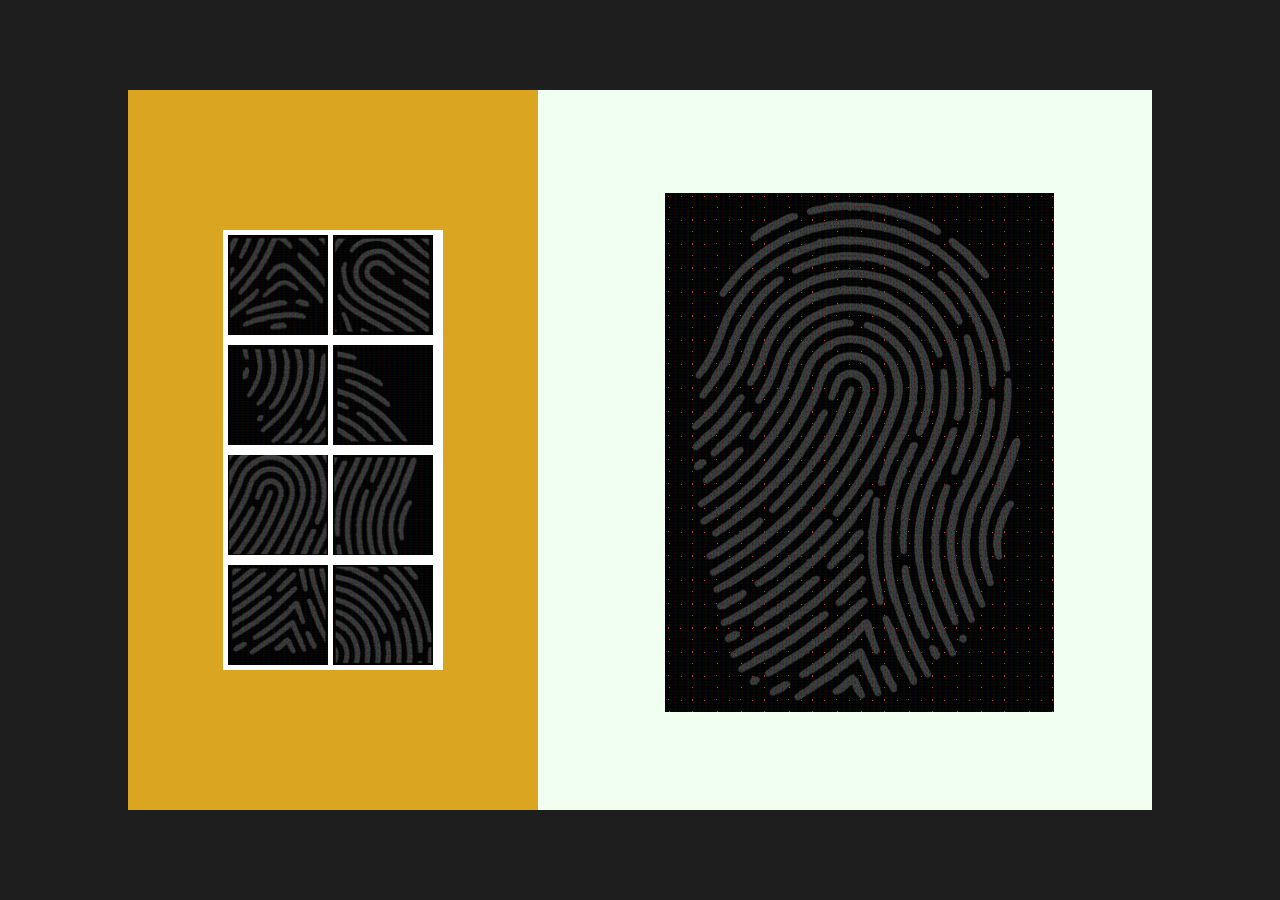
<file: trainer/index.html>
<!DOCTYPE html>
<html lang="en">

<head>
    <meta charset="UTF-8">
    <meta name="viewport" content="width=device-width, initial-scale=1.0">
    <title>指纹锁测试</title>

    <link rel="stylesheet" href="./css/index.css">

</head>

<body>

    <main>
        <div class="left">

            <div class="zws">
                <div class="zw">
                    <img src="imgs/1.1.bmp" alt="">
                </div>
                <div class="zw">
                    <img src="imgs/1.2.bmp" alt="">
                </div>
                <div class="zw">
                    <img src="imgs/1.3.bmp" alt="">
                </div>
                <div class="zw">
                    <img src="imgs/1.4.bmp" alt="">
                </div>
                <div class="zw">
                    <img src="imgs/2.1.bmp" alt="">
                </div>
                <div class="zw">
                    <img src="imgs/2.2.bmp" alt="">
                </div>
                <div class="zw">
                    <img src="imgs/2.3.bmp" alt="">
                </div>
                <div class="zw">
                    <img src="imgs/2.4.bmp" alt="">
                </div>
            </div>

        </div>
        <div class="right">

            <div class="qzw">
                <img src="imgs/2.bmp" alt="">
            </div>

        </div>
    </main>

</body>

</html>
</file>
<file: trainer/css/index.css>
* {
  margin: 0;
  padding: 0;
  box-sizing: border-box;
}
html,
body {
  width: 100%;
  height: 100%;
  display: flex;
  justify-content: center;
  align-items: center;
  background: #1e1e1e;
}
main {
  width: 80%;
  height: 80%;
  background: pink;
  display: flex;
}
main .left {
  flex: 2;
  height: 100%;
  background: goldenrod;
  display: flex;
  justify-content: center;
  align-items: center;
}
main .left .zws {
  width: 220px;
  height: 440px;
  background: #fff;
  display: flex;
  flex-wrap: wrap;
}
main .left .zws .zw {
  width: 100px;
  height: 100px;
  background: blanchedalmond;
  margin: 5px 0 0 5px;
}
main .left .zws .zw img {
  width: 100%;
  height: 100%;
}
main .right {
  flex: 3;
  height: 100%;
  background: honeydew;
  display: flex;
  justify-content: center;
  align-items: center;
}
main .right .qzw {
  width: 360px;
  height: 514px;
}
</file>
